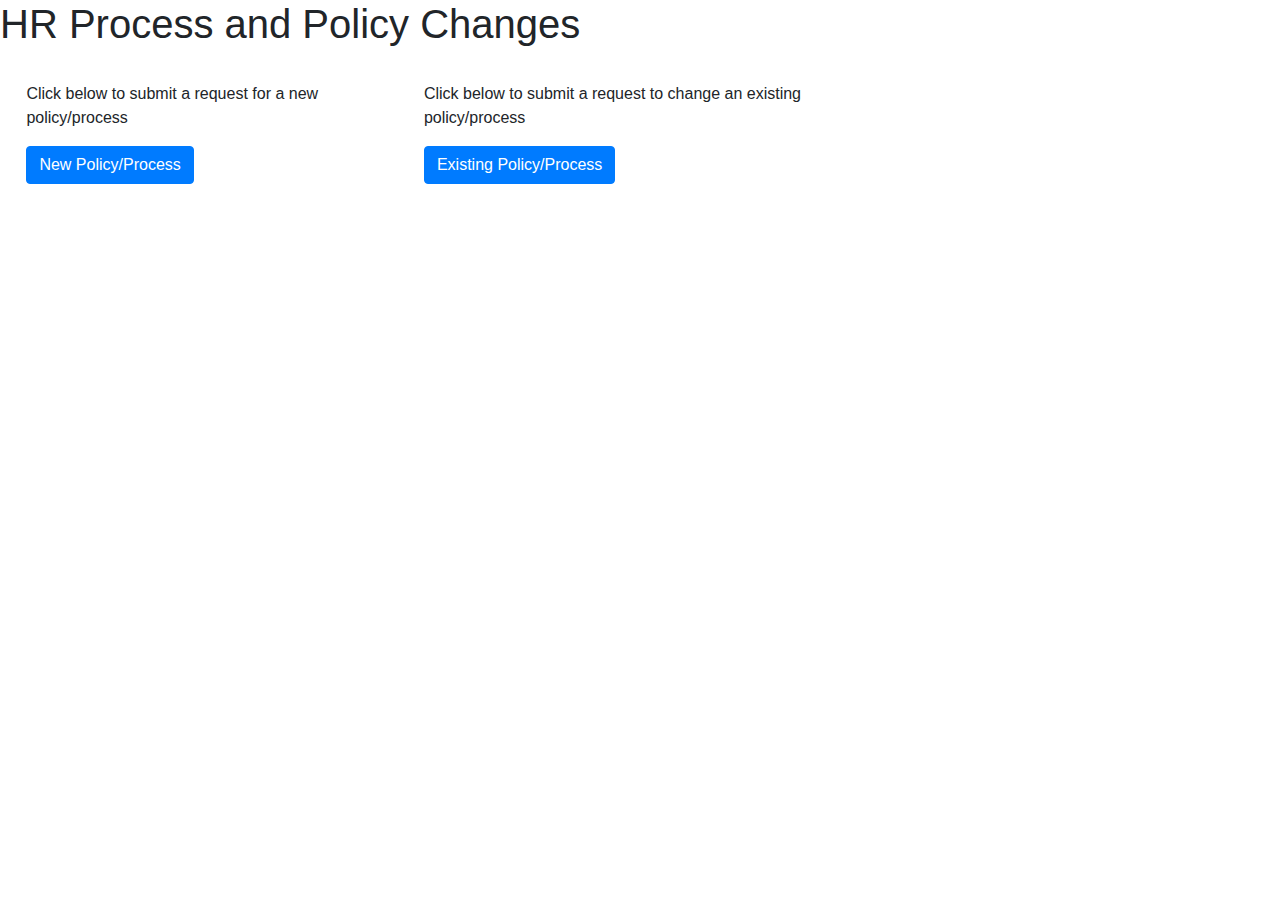
<file: index.html>
<!DOCTYPE html>
<html lang="en" dir="ltr">

<head>
  <meta charset="utf-8">
  <title>HPPCT</title>
  <link rel="stylesheet" href="https://stackpath.bootstrapcdn.com/bootstrap/4.4.1/css/bootstrap.min.css" integrity="sha384-Vkoo8x4CGsO3+Hhxv8T/Q5PaXtkKtu6ug5TOeNV6gBiFeWPGFN9MuhOf23Q9Ifjh" crossorigin="anonymous">
  <script src="https://code.jquery.com/jquery-3.4.1.slim.min.js" integrity="sha384-J6qa4849blE2+poT4WnyKhv5vZF5SrPo0iEjwBvKU7imGFAV0wwj1yYfoRSJoZ+n" crossorigin="anonymous"></script>
  <script src="https://cdn.jsdelivr.net/npm/popper.js@1.16.0/dist/umd/popper.min.js" integrity="sha384-Q6E9RHvbIyZFJoft+2mJbHaEWldlvI9IOYy5n3zV9zzTtmI3UksdQRVvoxMfooAo" crossorigin="anonymous"></script>
  <script src="https://stackpath.bootstrapcdn.com/bootstrap/4.4.1/js/bootstrap.min.js" integrity="sha384-wfSDF2E50Y2D1uUdj0O3uMBJnjuUD4Ih7YwaYd1iqfktj0Uod8GCExl3Og8ifwB6" crossorigin="anonymous"></script>
  <style media="screen">
    .task {
      border: 2px;
    }
  </style>
  <script type="text/javascript"
    src="https://jira.meredith.com/s/8f818d07bc1dae9039b2f814b9559a4a-T/-wy4t9t/713001/2a79480933204c2855dfdbe977bc9ca5/2.0.31/_/download/batch/com.atlassian.jira.collector.plugin.jira-issue-collector-plugin:issuecollector/com.atlassian.jira.collector.plugin.jira-issue-collector-plugin:issuecollector.js?locale=en-US&collectorId=2c4fe1e7">
  </script>
  <script type="text/javascript"
    src="https://jira.meredith.com/s/8f818d07bc1dae9039b2f814b9559a4a-T/-wy4t9t/713001/2a79480933204c2855dfdbe977bc9ca5/2.0.31/_/download/batch/com.atlassian.jira.collector.plugin.jira-issue-collector-plugin:issuecollector/com.atlassian.jira.collector.plugin.jira-issue-collector-plugin:issuecollector.js?locale=en-US&collectorId=719f3e68">
  </script>

  <script type="text/javascript">
    window.ATL_JQ_PAGE_PROPS = {
      '2c4fe1e7': {
        "triggerFunction": function(showCollectorDialog) {
          jQuery("#task-button").click(function(e) {
            e.preventDefault();
            showCollectorDialog();
          });
        }
      },
      '719f3e68': {
        "triggerFunction": function(showCollectorDialog) {
          jQuery("#incident-button").click(function(e) {
            e.preventDefault();
            showCollectorDialog();
          });
        }
      }
    };
  </script>

</head>

<body>
  <h1>HR Process and Policy Changes</h1>
  <table>
    <tr>
      <td style="padding:3%">
        <div class="task" style="padding:'3px'">
          <p class="card-text">Click below to submit a request for a new policy/process</p>
          <a href="#" class="btn btn-primary" id="task-button">New Policy/Process</a>
        </div>
      </td>
      <td style="padding:3%">
        <div class="incident">
          <p class="card-text">Click below to submit a request to change an existing policy/process</p>
          <a href="#" class="btn btn-primary" id="incident-button">Existing Policy/Process</a>
        </div>
      </td>
    </tr>
  </table>


</body>

</html>
</file>
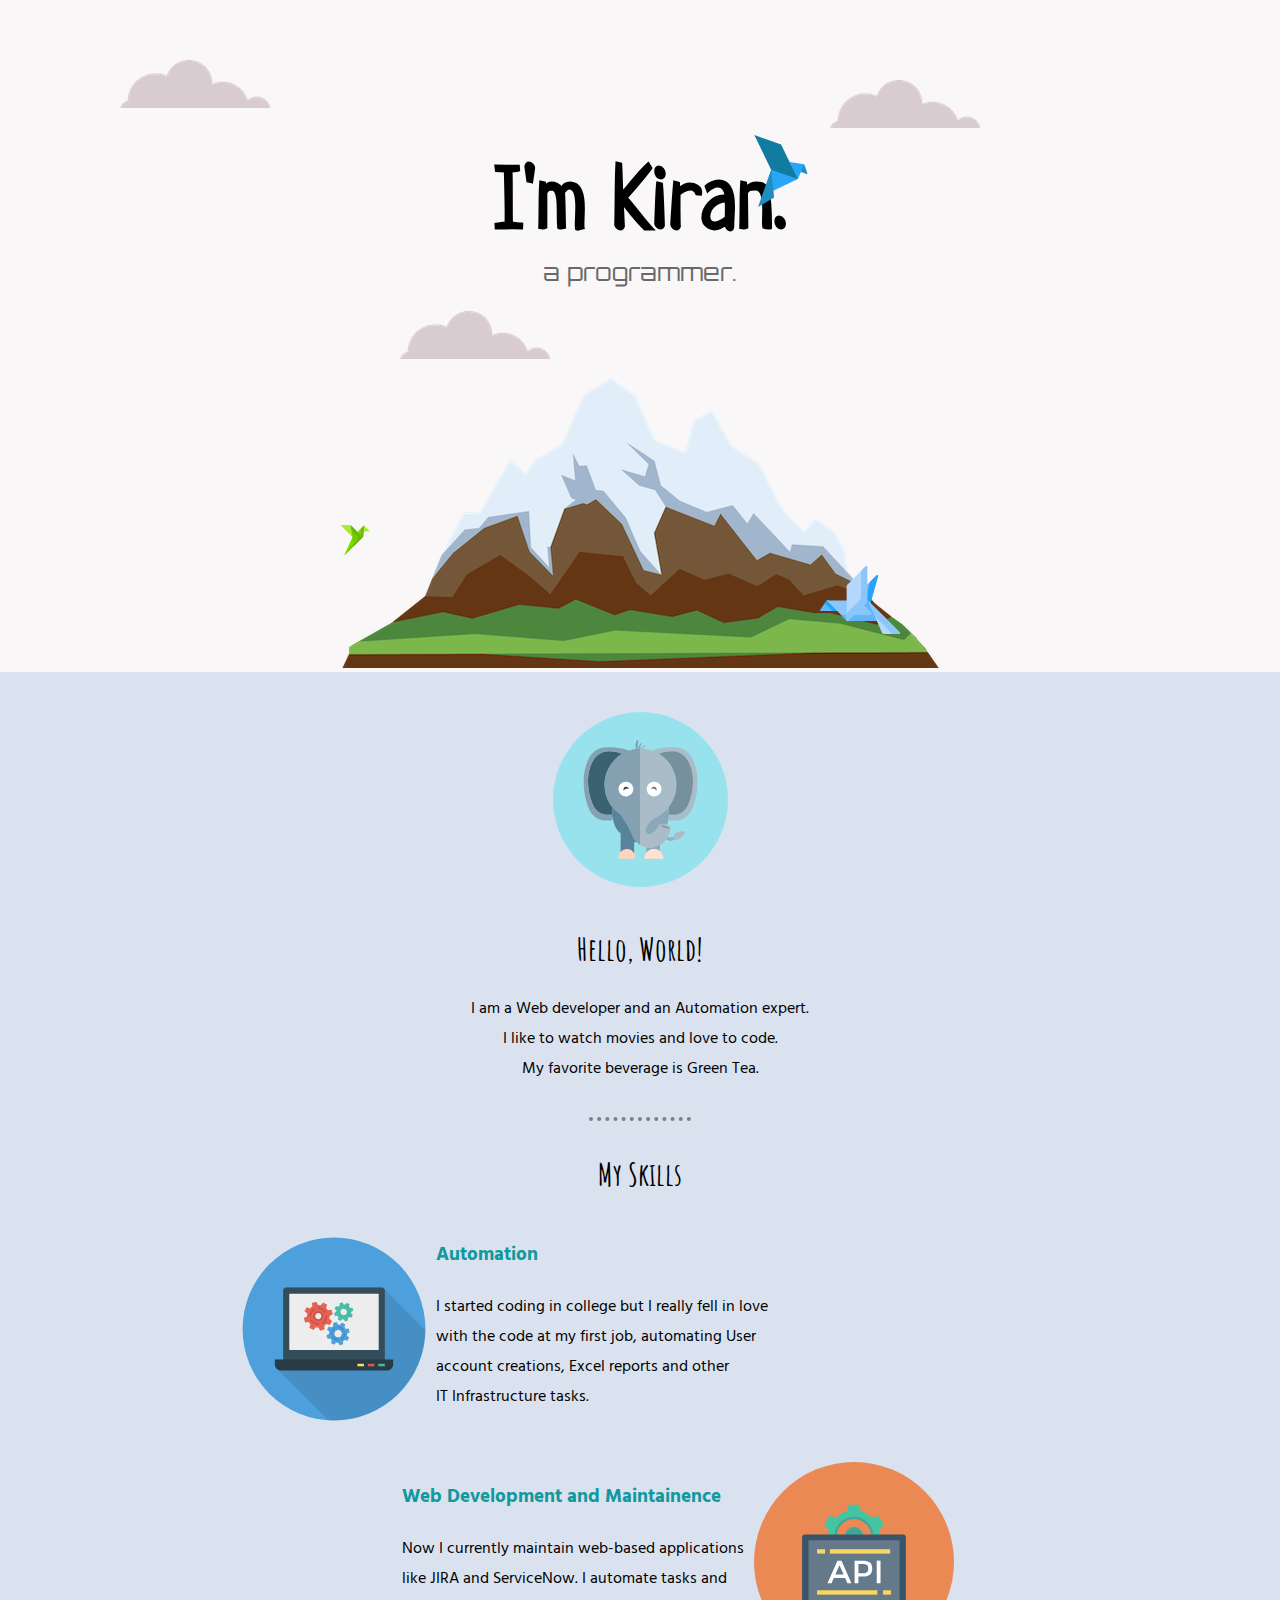
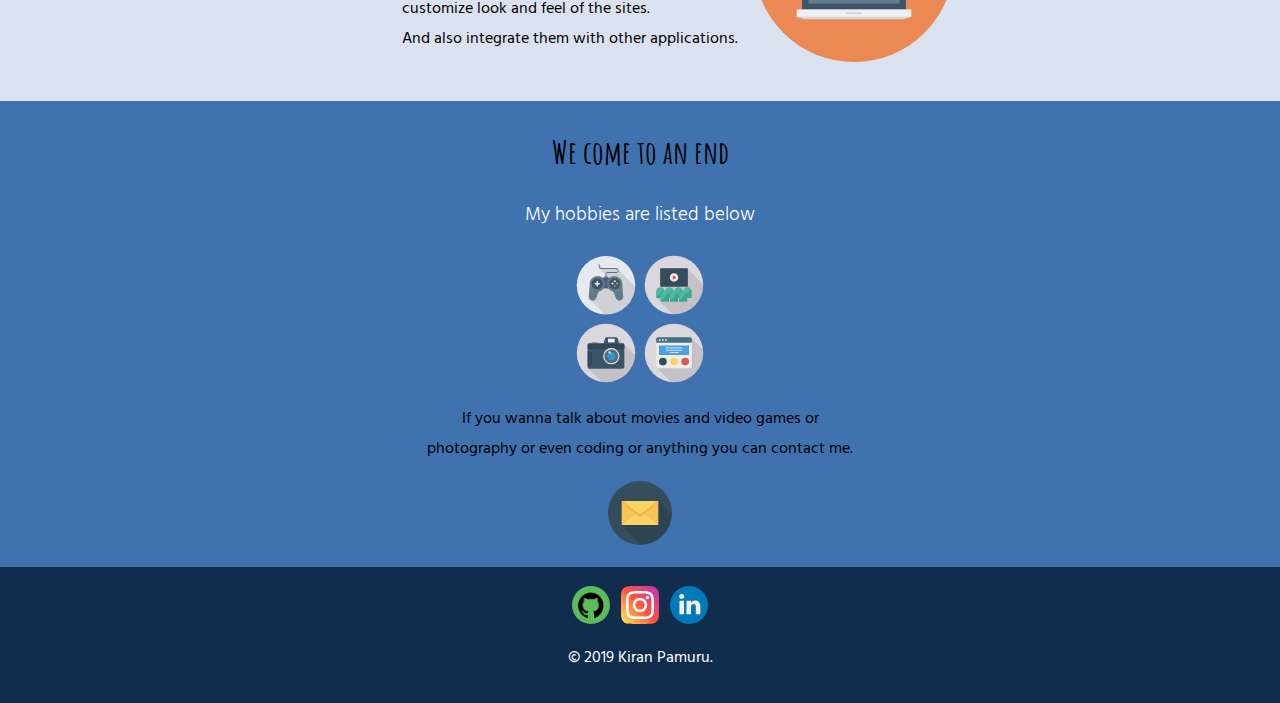
<file: CSS - My Site/index.html>
<!DOCTYPE html>
<html lang="en" dir="ltr">

<head>
  <meta charset="utf-8">
  <title>Kiran</title>
  <link rel="stylesheet" href="CSS/styles.css">
  <link rel="icon" href="favicon (2).ico">
  <link href="https://fonts.googleapis.com/css?family=Amatic+SC|Caveat|Hind+Guntur|Neucha|Orbitron|Pacifico&display=swap" rel="stylesheet">
</head>

<body>
  <div class="top-container">
    <img src="images/cloud.png" alt="cloud" class="cloud-1">
    <h1 class="heading-1">I'm Kiran.</h1>
    <p class="tagline">a programmer.</p>
    <img src="images/cloud.png" alt="clould" class="cloud-2">
    <img src="images/cloud.png" alt="clould" class="cloud-3">
    <img src="images/mountain.png" alt="mountain">
    <img class="bird-1" src="images/bird (1).svg" alt="bird">
    <img class="bird-2" src="images/origami-green.svg" alt="bird">
    <img class="bird-3" src="images/origami-blue.svg" alt="bird">
  </div>
  <div class="middle-container">
    <div class="profile">
      <img class="picture"src="images/elephant-profile.svg" alt="profile-image">
      <h2>Hello, World!</h2>
      <p class="introduction">I am a Web developer and an Automation expert.<br>
         I like to watch movies and love to code.<br>
         My favorite beverage is Green Tea.</p>
    </div>
    <hr class="skills-divider">
    <div class="skills">
      <h2>My Skills</h2>
      <div class="skill-row">
        <div class="automation">
          <img class="automation-picture" src="images/Automation-configure.svg" alt="skills">
          <h3 class="automation-description">Automation</h3>
          <p class="automation-description">I started coding in college  but I really fell in love <br>with the code
            at my first job, automating User <br>account creations, Excel reports and
            other <br>IT Infrastructure tasks.</p>
        </div>
        <div class="web-development">
          <img class="web-development-picture" src="images/web-development-2.svg" alt="Web Development">
          <br>
          <h3 class="web-development-description">Web Development and Maintainence</h3>
          <p class="web-development-description">
            Now I currently maintain web-based applications <br>like JIRA and ServiceNow.
            I automate tasks and customize look and feel of the sites.<br>
            And also integrate them with other applications.
          </p>
        </div>
      </div>
    </div>
    <div class="contact-me">
      <h2>We come to an end</h2>
      <h3 class="hobbies-h3">My hobbies are listed below</h3>
      <div class="hobbies">
        <img class="hobbies-vector" src="images/video-games.svg" alt="Video Games">
        <img class="hobbies-vector" src="images/movies.svg" alt="Movies">
        <br>
        <img class="hobbies-vector" src="images/photography.svg" alt="Photography">
        <img class="hobbies-vector" src="images/code.svg" alt="Code">
      </div>
      <p>
        If you wanna talk about movies and video games or<br>
        photography or even coding or anything
        you can contact me.
      </p>

      <a href="mailto:kiran.pamuru@outlook.com">
        <img class="email" src="images/email.svg" alt="Email">
      </a>
      <br>
      <br>
    </div>
  </div>


  <div class="bottom-container">
    <a class="footer-link" target="_blank" href="https://github.com/littlebuddha16"><img class="github-image" src="images/github-microsoft (2).jpg" alt="GitHub"></a>
    <a class="footer-link" target="_blank" href="https://www.instagram.com/itsmepv07/"><img class="social" src="images/instagram.svg" alt="Instagram"></a>
    <a class="footer-link" target="_blank" href="https://www.linkedin.com/in/kiran-kumar-p-v-1052a540/">
      <img class="social" src="images/linkedin.svg" alt="LinkedIn">
    </a>
    <p class="trademark">© 2019 Kiran Pamuru.</p>
  </div>
</body>

</html>
</file>
<file: CSS - My Site/CSS/styles.css>
body {
  display: block;
  margin: 0;
}

.top-container {
  background-color: #f9f7f7;
  text-align: center;
}

h1 {
  margin: 0;
  padding-top: 140px;
  color: black;
}


.cloud-1 {
  position: absolute;
  right: 300px;
  top: 80px;
}

.cloud-2 {
  position: absolute;
  top:auto;
  left: 400px;
}

.cloud-3 {
  position: absolute;
  top: 60px;
  left: 120px;
}

.bird-1 {
  height: 8%;
  width: 8%;
  position: absolute;
  top: 15%;
  right: 35%;
}

.bird-2 {
  height: 80px;
  width: 30px;
  position: absolute;
  bottom: 320px;
  left: 340px;
}

.bird-3 {
  height: 100px;
  width: 80px;
  position: absolute;
  bottom: 250px;
  right: 380px;
}

.heading-1 {
  font-family: 'Neucha', cursive;
  font-size: 5.65rem;
  margin: auto auto 0 auto;
}

.tagline {
  font-family: 'Orbitron', sans-serif;
  font-size: 1.5rem;
  font-style: normal;
  font-weight: normal;
  margin-top: 1px;
  color: #696969;
}

.picture {
  height: 175px;
  width: 175px;
  margin-top: 40px;
  margin-bottom: 10px;
}

.middle-container {
  text-align: center;
  background-color: #dbe2ef;
}

.skills {
  position: relative;
  margin-bottom: 2%;
}

.skill-row {
  display: inline-block;
  margin-bottom: 20px;
}

.automation-picture {
  height: 200px;
  width: 200px;
  float: left;
  position: relative;
  bottom: 10px;
  right: 2px;
}

.bottom-container {
  text-align: center;
  margin: 12px;
}

h2 {
  font-family: 'Amatic SC', cursive;
  font-size: 200%;
}

h3, a {
  color: #11999E;

}

.web-development-picture {
  height: 200px;
  width: 200px;
  float: right;
  position: relative;
  top: 18px;
  right: 25px;
}

.contact-me {
  background-color: #3f72af;
  padding-top: 0.3%;
}

.hobbies-vector {
  height: 5%;
  width: 5%;
}

.button {
  cursor: pointer;
}

.bottom-container {
  background-color: #112d4e;
  margin: 0;
  padding-top: 0.5%;
  padding-bottom: 1%;
}

.trademark {
  color: white;
}

.social {
  height: 3%;
  width: 3%;
  margin-top: 1%;
  margin-right: 0.5%;
}

.github-image {
  height: 3%;
  width: 3%;
  border-radius: 50%;
  margin-top: 1%;
  margin-right: 0.5%;
  margin-left: 0.5%;
}
.email {
  height: 5%;
  width: 5%;
}

.automation-description {
  text-align: justify;
  font-family: 'Hind Guntur', sans-serif;
  position: relative;
  top: 40%;
}

.web-development {
  position: relative;
  left: 50px;
  top: 15px;
}

.web-development-description {
  text-align: left;
  font-family: 'Hind Guntur', sans-serif;
}

.automation {
  position: relative;
  right: 20%;
}

.skills-divider {
  height: 0;
  width: 8%;
  border-style: dotted none none;
  border-color: grey;
  margin-top: 2rem;
  margin-bottom: 2rem;
  border-width: 0.3rem;
}

p {
  font-family: 'Hind Guntur', sans-serif;
}

.hobbies-h3 {
  font-family: 'Hind Guntur', sans-serif;
  color: white;
  font-weight: lighter;
}
</file>
